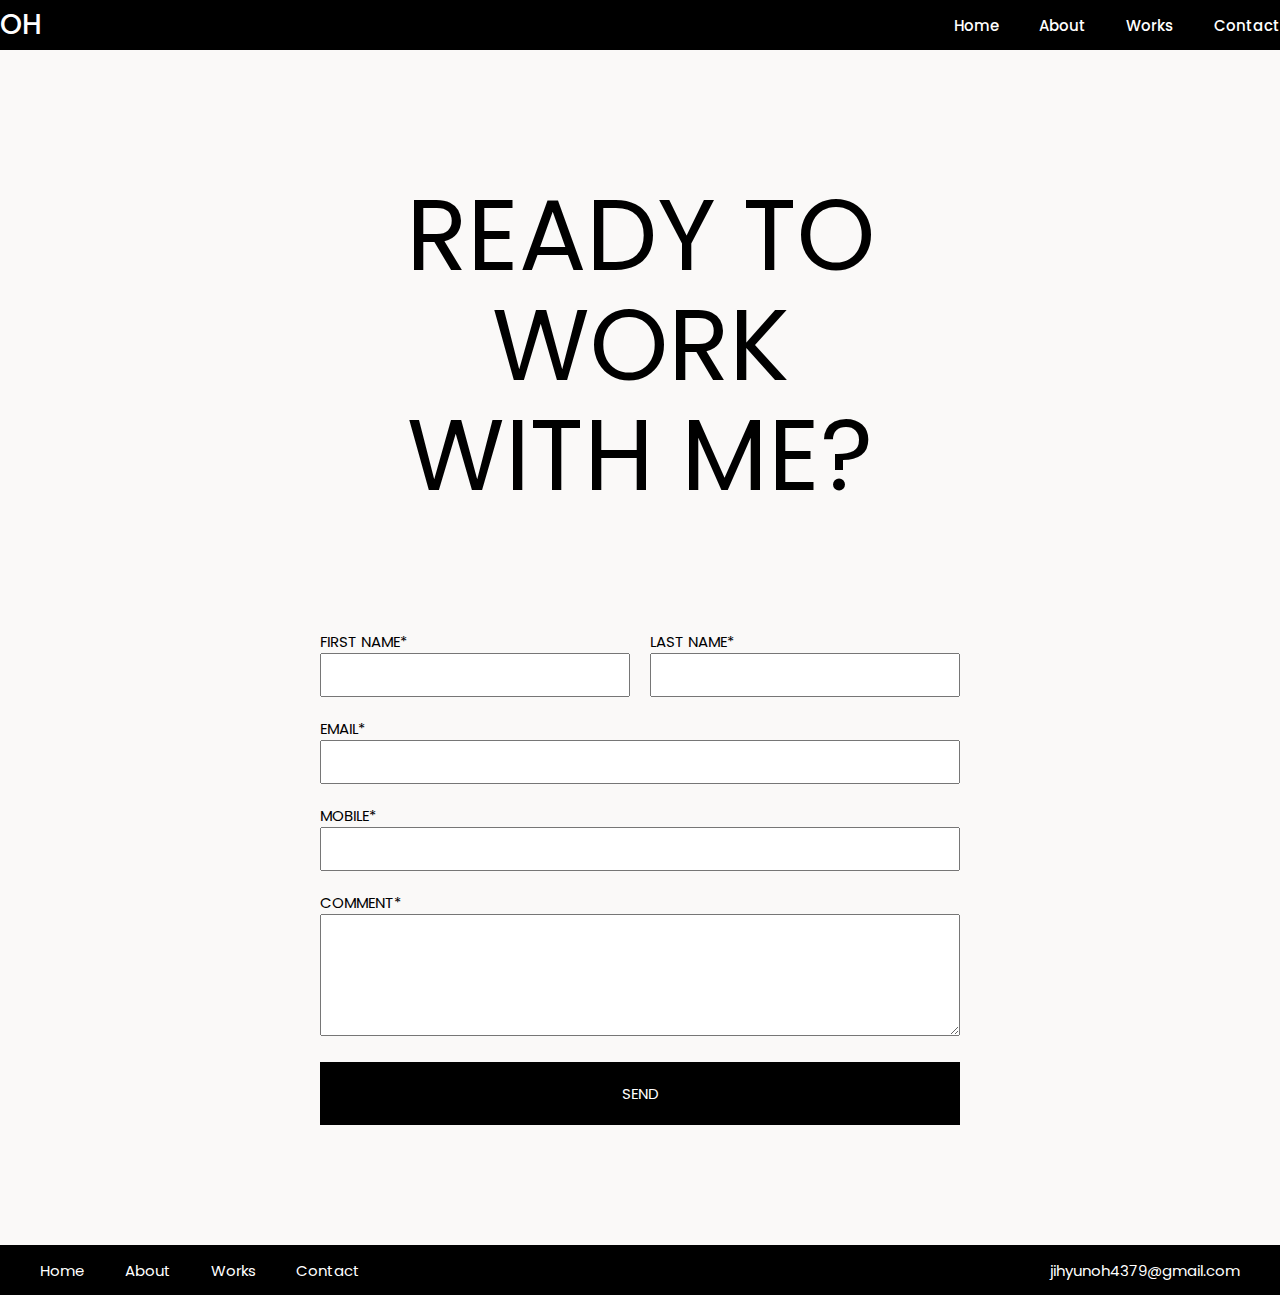
<file: doc/contact.html>
<!DOCTYPE html>
<html lang="en">
  <head>
    <meta charset="UTF-8" />
    <meta http-equiv="X-UA-Compatible" content="IE=edge" />
    <meta name="viewport" content="width=device-width, initial-scale=1.0" />
    <title>Document</title>
    <link rel="stylesheet" href="../styles/contact/contact.css" />
    <link rel="stylesheet" href="../styles/global-header/global-header.css" />
    <link rel="stylesheet" href="../styles/global-footer/global-footer.css" />
  </head>
  <body>
    <header class="global-header" id="itsMe">
      <div class="header-wrapper maxwidth-1440">
        <a class="logo" href="">
          <h1>OH</h1>
        </a>
        <nav class="nav-bar" id="navBar">
          <a class="nav-a" href="#home">Home</a>
          <a class="nav-a" href="#about">About</a>
          <a class="nav-a" href="#works">works</a>
          <a class="nav-a" href="#">Contact</a>
        </nav>
        <div class="nav-btn-icon" id="navBtnIcon" onclick="navBtnClick()">
          <i class="fas fa-bars"></i>
        </div>
      </div>
    </header>
    <main>
      <p class="title-hire">
        <span>ready to</span>
        <span>work</span>
        <span>with me?</span>
      </p>
      <section class="contact-wrapper">
        <div class="name">
          <div class="first-name">
            <label for="contact-first-name">first name*</label>
            <input type="contact-first-name" />
          </div>
          <div class="last-name">
            <label for="contact-last-name">last name*</label>
            <input type="contact-last-name" />
          </div>
        </div>

        <div class="email">
          <label for="contact-email">email*</label>
          <input type="contact-email" />
        </div>
        <div class="mobile">
          <label for="contact-mobile">mobile*</label>
          <input type="contact-mobile" />
        </div>
        <div class="comment">
          <label for="contact-comment">comment*</label>
          <textarea name="comment-box" id="comment" rows="5"></textarea>
        </div>
        <button class="send-btn" type="button">send</button>
      </section>
    </main>

    <footer class="global-footer">
      <div class="footer-wrapper maxwidth-1440">
        <ul>
          <a href="#home">home</a>
          <a href="#">about</a>
          <a href="#">works</a>
          <a href="https://www.erichoonshin.com/">contact</a>
        </ul>
        <span>jihyunoh4379@gmail.com</span>
      </div>
    </footer>
    <script src="../scripts/mainScripts/btnAction.js"></script>
  </body>
</html>
</file>
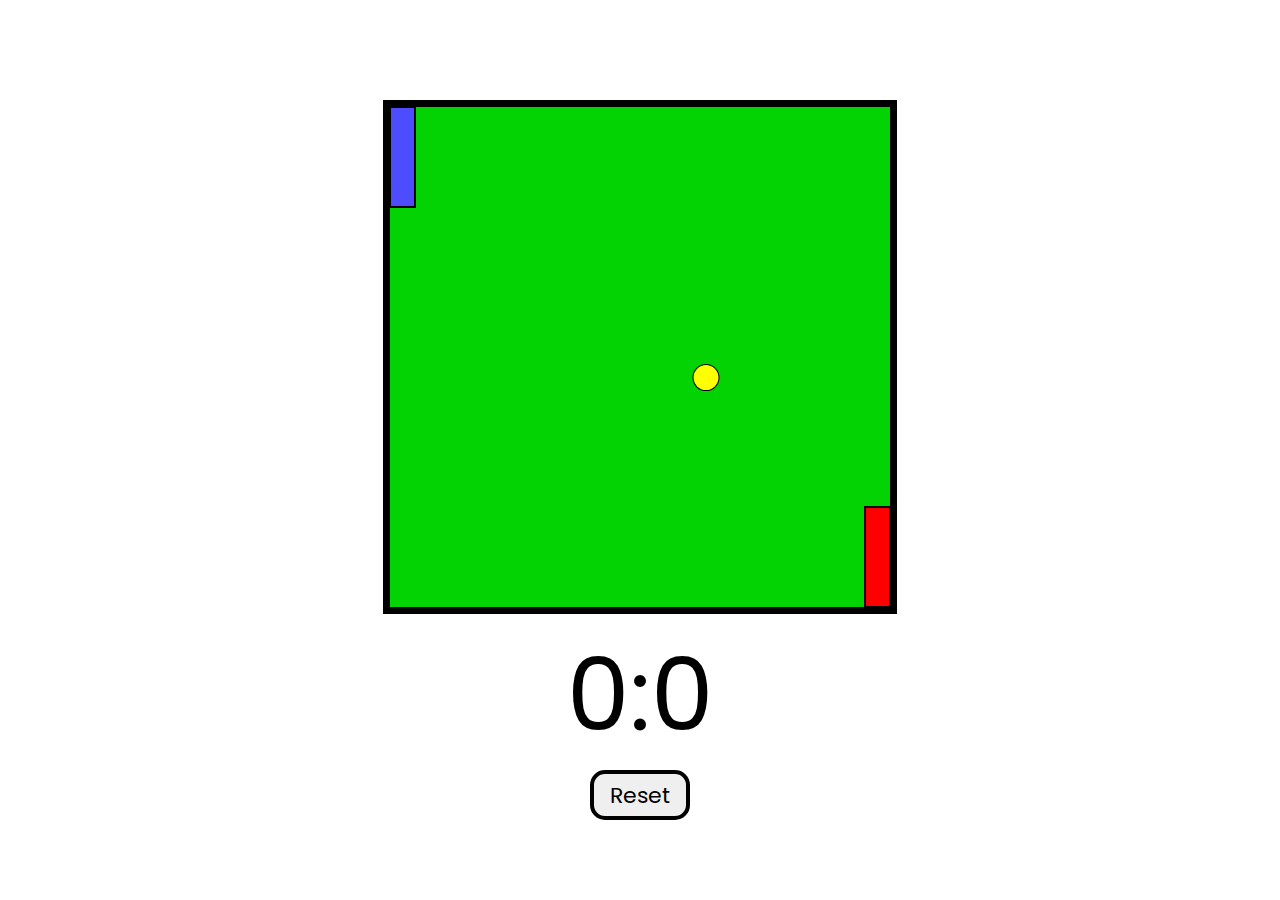
<file: doc/pong.html>
<!DOCTYPE html>
<html lang="en">
  <head>
    <meta charset="UTF-8" />
    <meta http-equiv="X-UA-Compatible" content="IE=edge" />
    <meta name="viewport" content="width=device-width, initial-scale=1.0" />
    <title>Document</title>
    <link rel="stylesheet" href="../styles/pong/pong.css" />
  </head>

  <body>
    <div id="gameContainer">
      <canvas id="gameBoard" width="500" height="500"></canvas>
      <div id="scoreText">0:0</div>
      <button id="resetBtn">Reset</button>
    </div>
    <script src="../scripts/projects/pong.js"></script>
  </body>
</html>
</file>
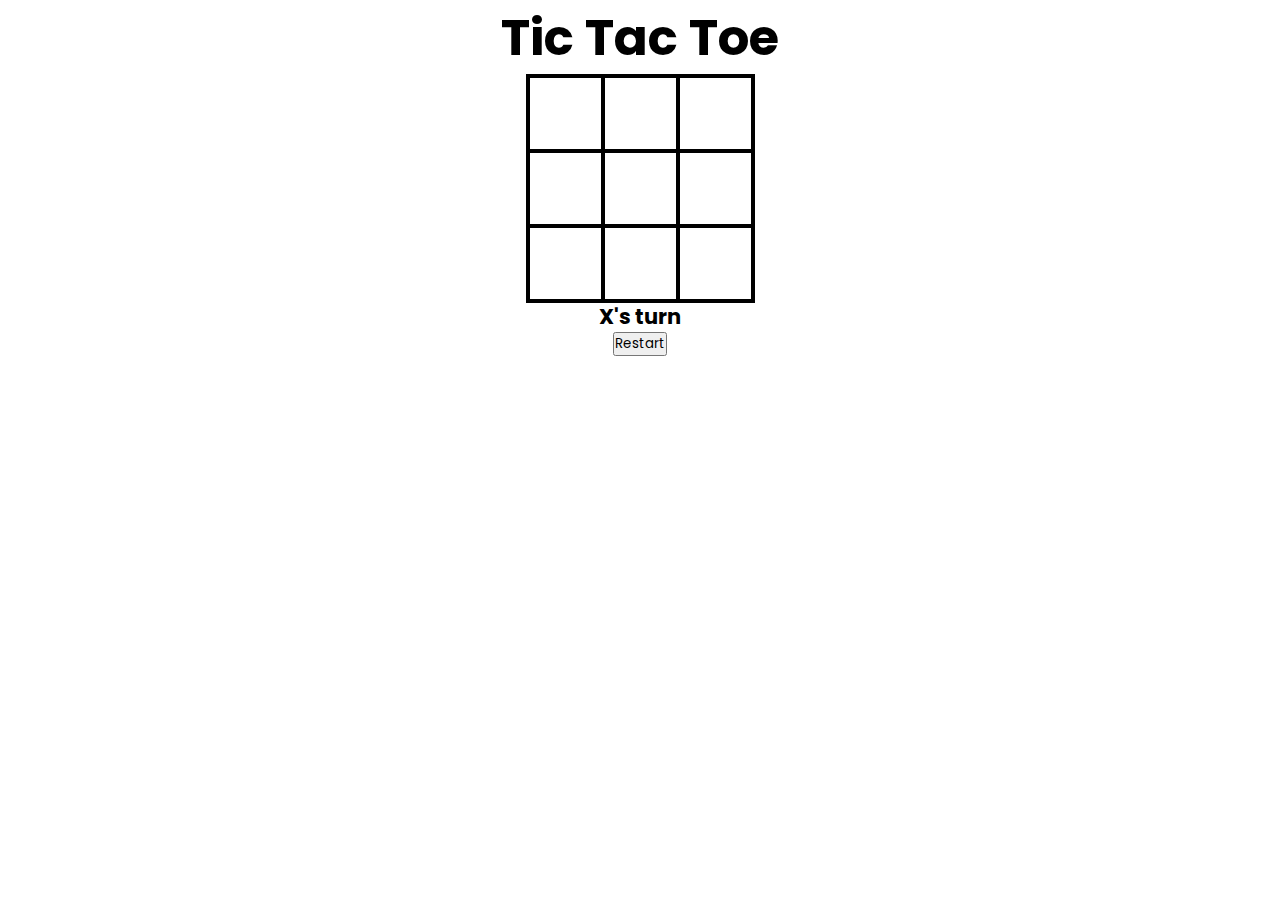
<file: doc/ticTacToe.html>
<!DOCTYPE html>
<html lang="en">
  <head>
    <meta charset="UTF-8" />
    <meta http-equiv="X-UA-Compatible" content="IE=edge" />
    <meta name="viewport" content="width=device-width, initial-scale=1.0" />
    <title>Document</title>
    <link rel="stylesheet" href="../styles/ticTacToe/ticTacToe.css" />
  </head>

  <body>
    <div id="gameContainer">
      <h1>Tic Tac Toe</h1>
      <div id="cellContainer">
        <div cellIndex="0" class="cell"></div>
        <div cellIndex="1" class="cell"></div>
        <div cellIndex="2" class="cell"></div>
        <div cellIndex="3" class="cell"></div>
        <div cellIndex="4" class="cell"></div>
        <div cellIndex="5" class="cell"></div>
        <div cellIndex="6" class="cell"></div>
        <div cellIndex="7" class="cell"></div>
        <div cellIndex="8" class="cell"></div>
      </div>
      <h2 id="statusText"></h2>
      <button id="restartBtn">Restart</button>
    </div>
    <script src="../scripts/projects/ticTacToe.js"></script>
  </body>
</html>
</file>
<file: styles/contact/contact.css>
@charset "UTF-8";
@import url("https://fonts.googleapis.com/css2?family=Poppins:wght@100;200;300;400;500;600;700;800;900&display=swap");
* {
  padding: 0;
  margin: 0;
  box-sizing: border-box;
  font-family: "Poppins", sans-serif;
}

li {
  list-style: none;
}

a {
  text-decoration: none;
  color: black;
}

p {
  word-break: break-all;
}

html {
  width: 100%;
  font-size: 14px;
}

body {
  width: inherit;
  min-height: 100vh;
}

.maxwidth-1440 {
  max-width: 1440px;
  width: 100%;
}

/* 위는 모든 tag들의 기본적으로 가지고있는 속성을 없에준다. (초기화) */
body {
  display: flex;
  flex-direction: column;
  align-items: center;
  background: rgb(250, 249, 248);
}

main {
  max-width: 1440px;
  width: 100%;
  display: flex;
  flex-direction: column;
  align-items: center;
}
main p {
  margin-top: 180px;
  line-height: 1.1;
  font-size: 100px;
  display: flex;
  flex-direction: column;
  text-transform: uppercase;
}
main p span {
  text-align: center;
  font-size: 100px;
}

.contact-wrapper {
  max-width: 640px;
  width: 100%;
  margin: 120px 0;
  font-size: 15px;
}
.contact-wrapper .name {
  gap: 20px;
  display: flex;
}
.contact-wrapper .name > div {
  width: 50%;
}
.contact-wrapper .comment {
  margin-bottom: 30px;
}
.contact-wrapper .name,
.contact-wrapper .email,
.contact-wrapper .mobile,
.contact-wrapper .comment {
  width: 100%;
  margin-bottom: 20px;
}
.contact-wrapper .name label,
.contact-wrapper .email label,
.contact-wrapper .mobile label,
.contact-wrapper .comment label {
  display: block;
  text-transform: uppercase;
  text-align: left;
}
.contact-wrapper .name textarea,
.contact-wrapper .name input,
.contact-wrapper .email textarea,
.contact-wrapper .email input,
.contact-wrapper .mobile textarea,
.contact-wrapper .mobile input,
.contact-wrapper .comment textarea,
.contact-wrapper .comment input {
  width: 100%;
  padding: 10px;
}
.contact-wrapper .send-btn {
  background-color: black;
  width: 100%;
  padding: 20px 30px;
  border: none;
  font-size: 15px;
  color: white;
  text-transform: uppercase;
  cursor: pointer;
}

footer {
  width: 100%;
  height: 50px;
  padding: 0 40px;
  background-color: black;
  display: flex;
  justify-content: space-between;
  align-items: center;
}
footer ul {
  display: flex;
  gap: 40px;
  padding: 10px 0;
  color: white;
  text-transform: capitalize;
}
footer ul a {
  color: white;
  text-transform: capitalize;
}
footer ul a:hover {
  color: red;
}
footer span {
  display: flex;
  justify-content: flex-end;
  color: white;
}/*# sourceMappingURL=contact.css.map */
</file>
<file: styles/global-header/global-header.css>
header {
  position: relative;
  z-index: 9999;
  background-color: black;
  width: 100%;
  position: fixed;
  display: flex;
  justify-content: center;
}
header .header-wrapper {
  position: relative;
  height: 50px;
  display: flex;
  justify-content: space-between;
  align-items: center;
}
header .header-wrapper .logo h1 {
  color: white;
  font-size: 28px;
  font-weight: 500;
}
header .header-wrapper .nav-bar {
  display: flex;
  gap: 40px;
  font-size: 15px;
  font-weight: 450;
  transition: 0.4s ease-in-out;
}
header .header-wrapper .nav-bar a {
  color: white;
  text-transform: capitalize;
}
header .header-wrapper .nav-bar a:hover {
  color: #ff4da6;
}
header .header-wrapper .nav-btn-icon {
  position: absolute;
  right: 40px;
  width: 40px;
  height: 40px;
  transition: 0.4s ease-in-out;
  cursor: pointer;
  display: none;
  justify-content: center;
  align-items: center;
}
header .header-wrapper .nav-btn-icon i {
  color: white;
  transition: 0.4s ease-in-out;
  font-size: 25px;
}

@media only screen and (max-width: 1200px) {
  header .header-wrapper .nav-bar {
    position: fixed;
    top: 0;
    right: -100%;
    background: white;
    width: 600px;
    height: 100vh;
    flex-direction: column;
    justify-content: center;
    align-items: center;
  }
  header .header-wrapper .nav-bar > a {
    color: black;
  }
  header .header-wrapper .nav-bar.active {
    right: 0;
  }
  header .header-wrapper .nav-btn-icon {
    display: flex;
  }
  header .header-wrapper .nav-btn-icon.active i {
    color: black;
  }
}/*# sourceMappingURL=global-header.css.map */
</file>
<file: styles/global-footer/global-footer.css>
.global-footer {
  position: relative;
  background-color: black;
  display: flex;
  justify-content: center;
}
.global-footer .footer-wrapper {
  width: 100%;
  height: 50px;
  display: flex;
  justify-content: space-between;
  align-items: center;
}
.global-footer .footer-wrapper ul {
  display: flex;
  gap: 40px;
  font-size: 15px;
}
.global-footer .footer-wrapper ul a {
  transition: 0.4s ease-in-out;
  color: white;
  text-transform: capitalize;
}
.global-footer .footer-wrapper ul a:hover {
  color: #ff4da6;
}
.global-footer .footer-wrapper span {
  color: white;
  font-size: 12px;
  text-transform: lowercase;
  gap: 40px;
  font-size: 15px;
}/*# sourceMappingURL=global-footer.css.map */
</file>
<file: styles/pong/pong.css>
@import url("https://fonts.googleapis.com/css2?family=Poppins:wght@100;200;300;400;500;600;700;800;900&display=swap");
* {
  padding: 0;
  margin: 0;
  box-sizing: border-box;
  font-family: "Poppins", sans-serif;
}

li {
  list-style: none;
}

a {
  text-decoration: none;
  color: black;
}

p {
  word-break: break-all;
}

html {
  width: 100%;
  font-size: 14px;
}

body {
  width: inherit;
  min-height: 100vh;
}

.maxwidth-1440 {
  max-width: 1360px;
  padding: 0 40px;
  width: 100%;
}

#gameContainer {
  text-align: center;
}
#gameContainer #gameBoard {
  margin-top: 100px;
  border: 7px solid;
}
#gameContainer #scoreText {
  font-size: 100px;
}
#gameContainer #resetBtn {
  font-size: 22px;
  width: 100px;
  height: 50px;
  border: 4px solid;
  border-radius: 15px;
  cursor: pointer;
}/*# sourceMappingURL=pong.css.map */
</file>
<file: styles/ticTacToe/ticTacToe.css>
@import url("https://fonts.googleapis.com/css2?family=Poppins:wght@100;200;300;400;500;600;700;800;900&display=swap");
* {
  padding: 0;
  margin: 0;
  box-sizing: border-box;
  font-family: "Poppins", sans-serif;
}

li {
  list-style: none;
}

a {
  text-decoration: none;
  color: black;
}

p {
  word-break: break-all;
}

html {
  width: 100%;
  font-size: 14px;
}

body {
  width: inherit;
  min-height: 100vh;
}

.maxwidth-1440 {
  max-width: 1360px;
  padding: 0 40px;
  width: 100%;
}

#gameContainer {
  text-align: center;
}
#gameContainer h1 {
  font-size: 50px;
}
#gameContainer #cellContainer {
  display: grid;
  grid-template-columns: repeat(3, auto);
  width: 225px;
  margin: auto;
}
#gameContainer .cell {
  width: 75px;
  height: 75px;
  border: 2px solid;
  box-shadow: 0 0 0 2px;
  line-height: 75px;
  font-size: 50px;
  cursor: pointer;
}/*# sourceMappingURL=ticTacToe.css.map */
</file>
